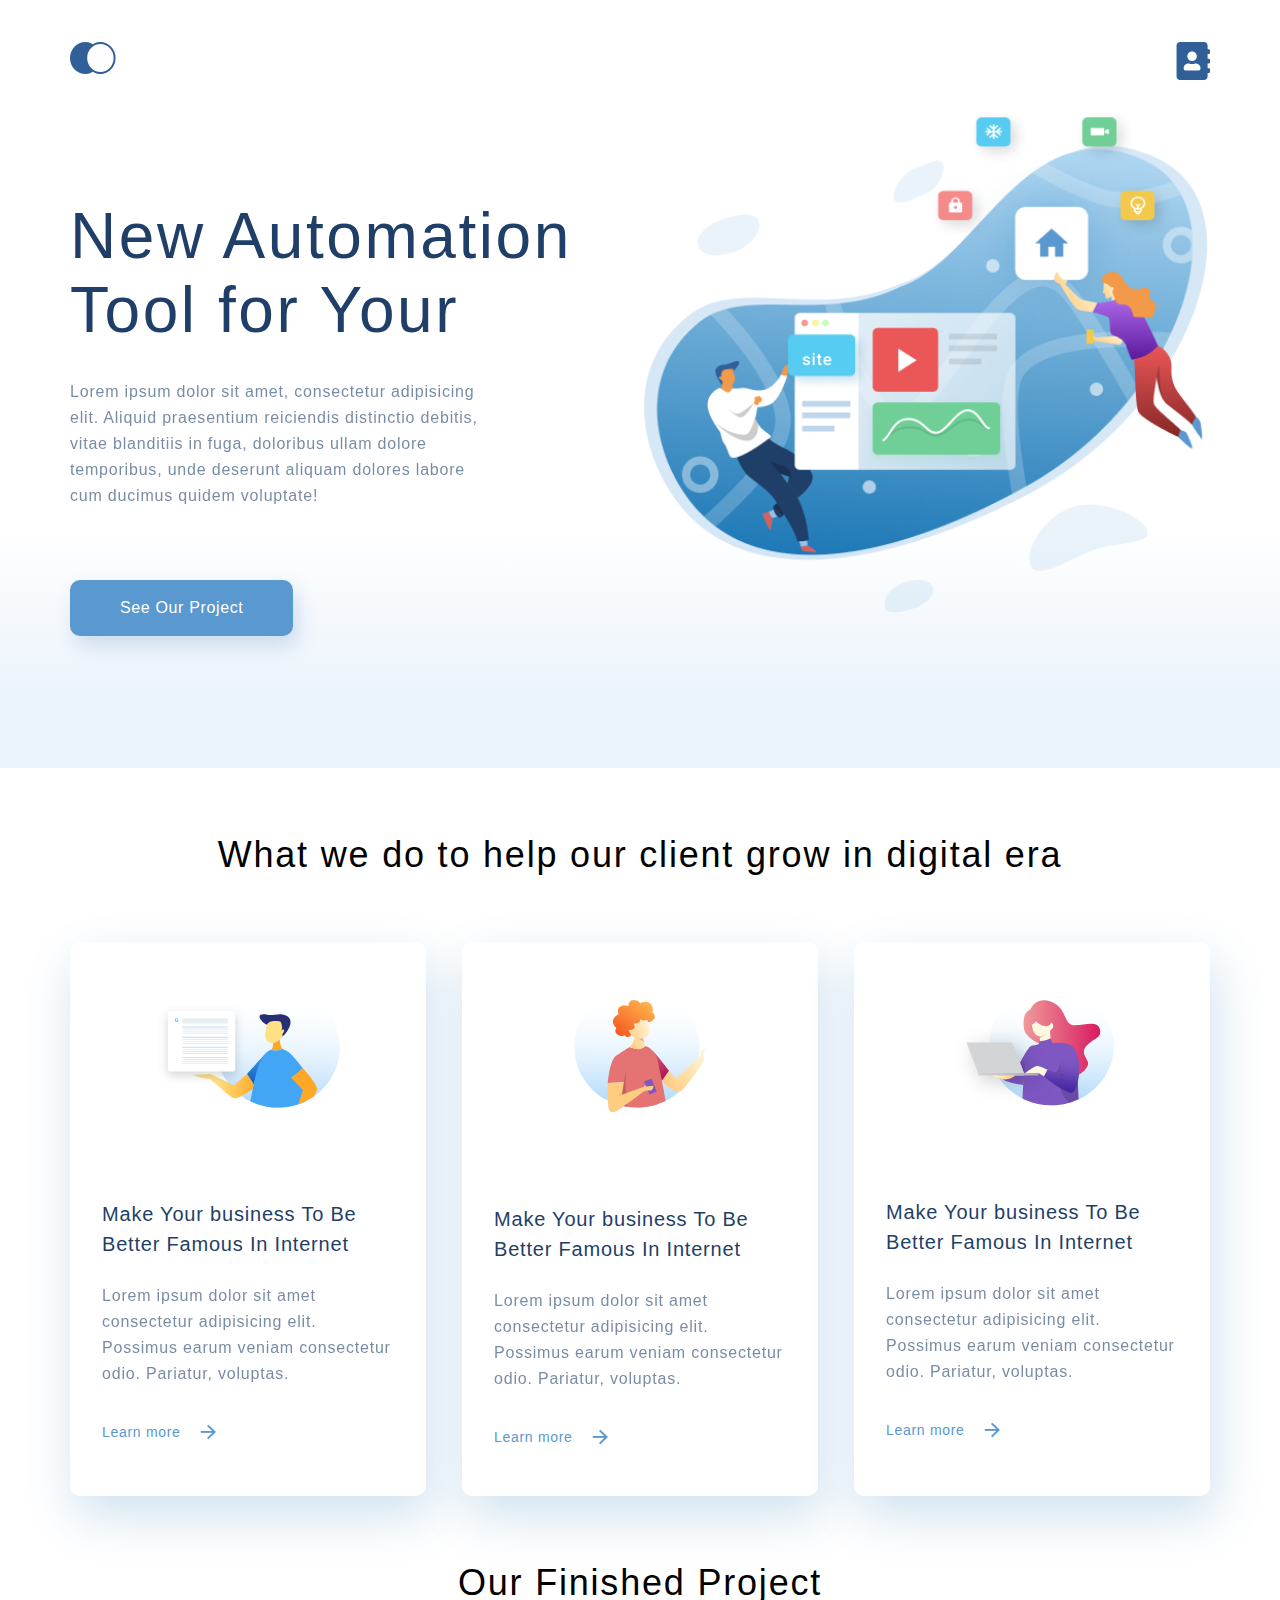
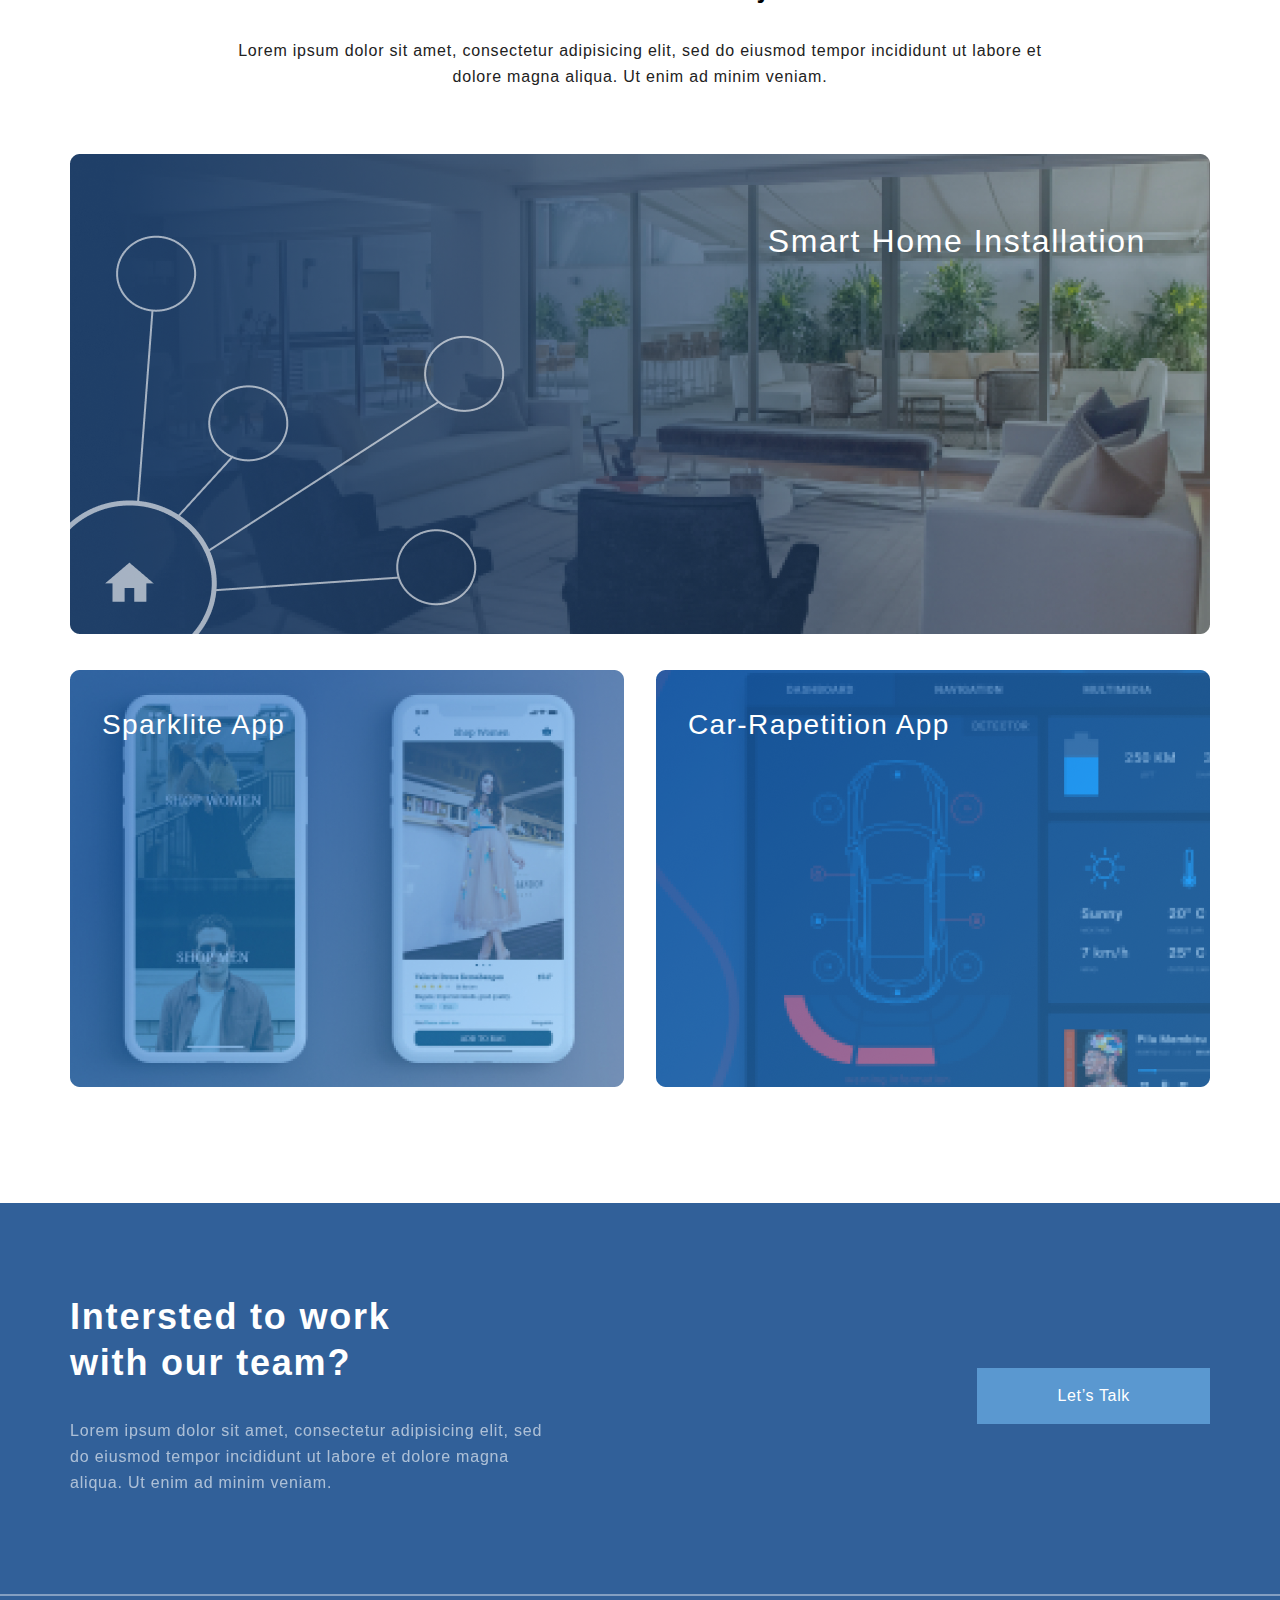
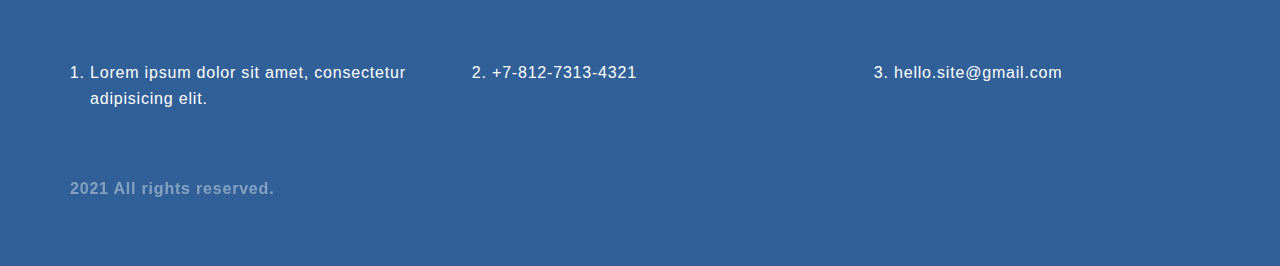
<file: index.html>
<!DOCTYPE html>
<html lang="en">

<head>
    <meta charset="UTF-8">
    <meta http-equiv="X-UA-Compatible" content="IE=edge">
    <meta name="viewport" content="width=device-width, initial-scale=1.0">
    <title>Document</title>
    <link rel="stylesheet" href="style.css">
</head>

<body>

    <div class="top_header">
        <div class="container top_box">
            <!--Первый блок-->
            <div>
                <ul class="menu">
                    <li><a href="index.html"><img src="img/logo.svg" alt="logo"></a></li>
                    <li><a href="contact.html"><img src="img/contacts.svg" alt="contacts"></a></li>
                </ul>
            </div>


            <div class="top_headerBlock">
                <!--Заголовок h1 с произвольным текстом-->
                <h1 class="top_heading">New Automation
                    Tool for Your</h1>
                <p class="text text1">Lorem ipsum dolor sit amet, consectetur adipisicing elit.
                    Aliquid praesentium reiciendis distinctio debitis,
                    vitae blanditiis in fuga, doloribus ullam dolore temporibus, unde deserunt aliquam dolores labore
                    cum ducimus quidem voluptate!</p>
                <a href="#" class="top_button">See Our Project</a>
            </div>
        </div>
    </div>



    <div class="content">
        <div class="container">
            <!--Второй блок-->
            <div class="contentHeading">
                <!--Заголовок второго блока-->
                <h3 class="heading3">What we do to help our client grow in digital era</h3>
            </div>

            <div class="columns">
                <!--Колонки второго блока-->
                <div class="column">
                    <!--Первая колонка второго блока-->
                    <img class="column_img" src="img/column_1.svg" alt="picture">
                    <h4 class="heading4">Make Your business To Be
                        Better Famous In Internet</h4>
                    <p class="text">Lorem ipsum dolor sit amet consectetur adipisicing elit. Possimus earum
                        veniam
                        consectetur odio. Pariatur, voluptas.</p>

                    <a class="column_link" href="#">
                        <div class="arrow_link">
                            Learn more
                        </div>
                    </a>

                </div>
                <div class="column">
                    <img class="column_img" src="img/column_2.svg" alt="picture">
                    <h4 class="heading4">Make Your business To Be
                        Better Famous In Internet</h4>
                    <p class="text">Lorem ipsum dolor sit amet consectetur adipisicing elit. Possimus earum
                        veniam
                        consectetur odio. Pariatur, voluptas.</p>
                    <a class="column_link" href="#">
                        <div class="arrow_link">
                            Learn more
                        </div>
                    </a>
                </div>
                <div class="column">
                    <img class="column_img" src="img/column_3.svg" alt="picture">
                    <h4 class="heading4">Make Your business To Be
                        Better Famous In Internet</h4>
                    <p class="text">Lorem ipsum dolor sit amet consectetur adipisicing elit. Possimus earum
                        veniam
                        consectetur odio. Pariatur, voluptas.</p>
                    <a class="column_link" href="#">
                        <div class="arrow_link">
                            Learn more
                        </div>
                    </a>
                </div>

            </div>
        </div>
    </div>

    <div class="middleSection">
        <div class="container">
            <!--Средняя секция-->
            <h3 class="heading3">Our Finished Project</h3>
            <p class="text text_middle">Lorem ipsum dolor sit amet, consectetur adipisicing elit, sed do eiusmod tempor
                incididunt ut labore et dolore magna
                aliqua. Ut enim ad minim veniam.</p>
            <div class="middle_item">
                <img class="middle_img" src="img/middle_1.png" alt="picture">
                <p class="middle_text">Smart Home Installation</p>
            </div>
            <div class="middle_parent">
                <div class="middle_item1">
                    <img class="middle_img" src="img/middle_2.png" alt="picture">
                    <p class="middleP_text">Sparklite App</p>
                </div>
                <div class="middle_item">
                    <img class="middle_img" src="img/middle_3.png" alt="picture">
                    <p class="middleP_text">Car-Rapetition App</p>
                </div>
            </div>
        </div>
    </div>

    <div class="footer">
        <div class="container">
            <div class="talk">

                <div class="interst">

                    <h3 class="headingFooter">Intersted to work
                        with our team?</h3>
                    <p class="text textFooter">Lorem ipsum dolor sit amet, consectetur adipisicing elit, sed do eiusmod
                        tempor incididunt ut labore et dolore magna
                        aliqua. Ut enim ad minim veniam.
                    </p>
                </div>
                <a href="#" class="bottom_button">Let’s Talk</a>
            </div>
        </div>


        <hr>


        <div class="container contacts">
            <ol class="listFooter">
                <li class="text text_list">Lorem ipsum dolor sit amet, consectetur adipisicing elit.</li>
                <li class="text text_list"><a href="#" class="hrefFooter">+7-812-7313-4321</a></li>
                <li class="text text_list"> <a href="#" class="hrefFooter"> hello.site@gmail.com</a></li>
            </ol>

            <div class="copyRight">

                <p class="text text_copyRight"><b>2021 All rights reserved.</b></p>
            </div>
        </div>
    </div>
    <!-- </div> -->


</body>

</html>
</file>
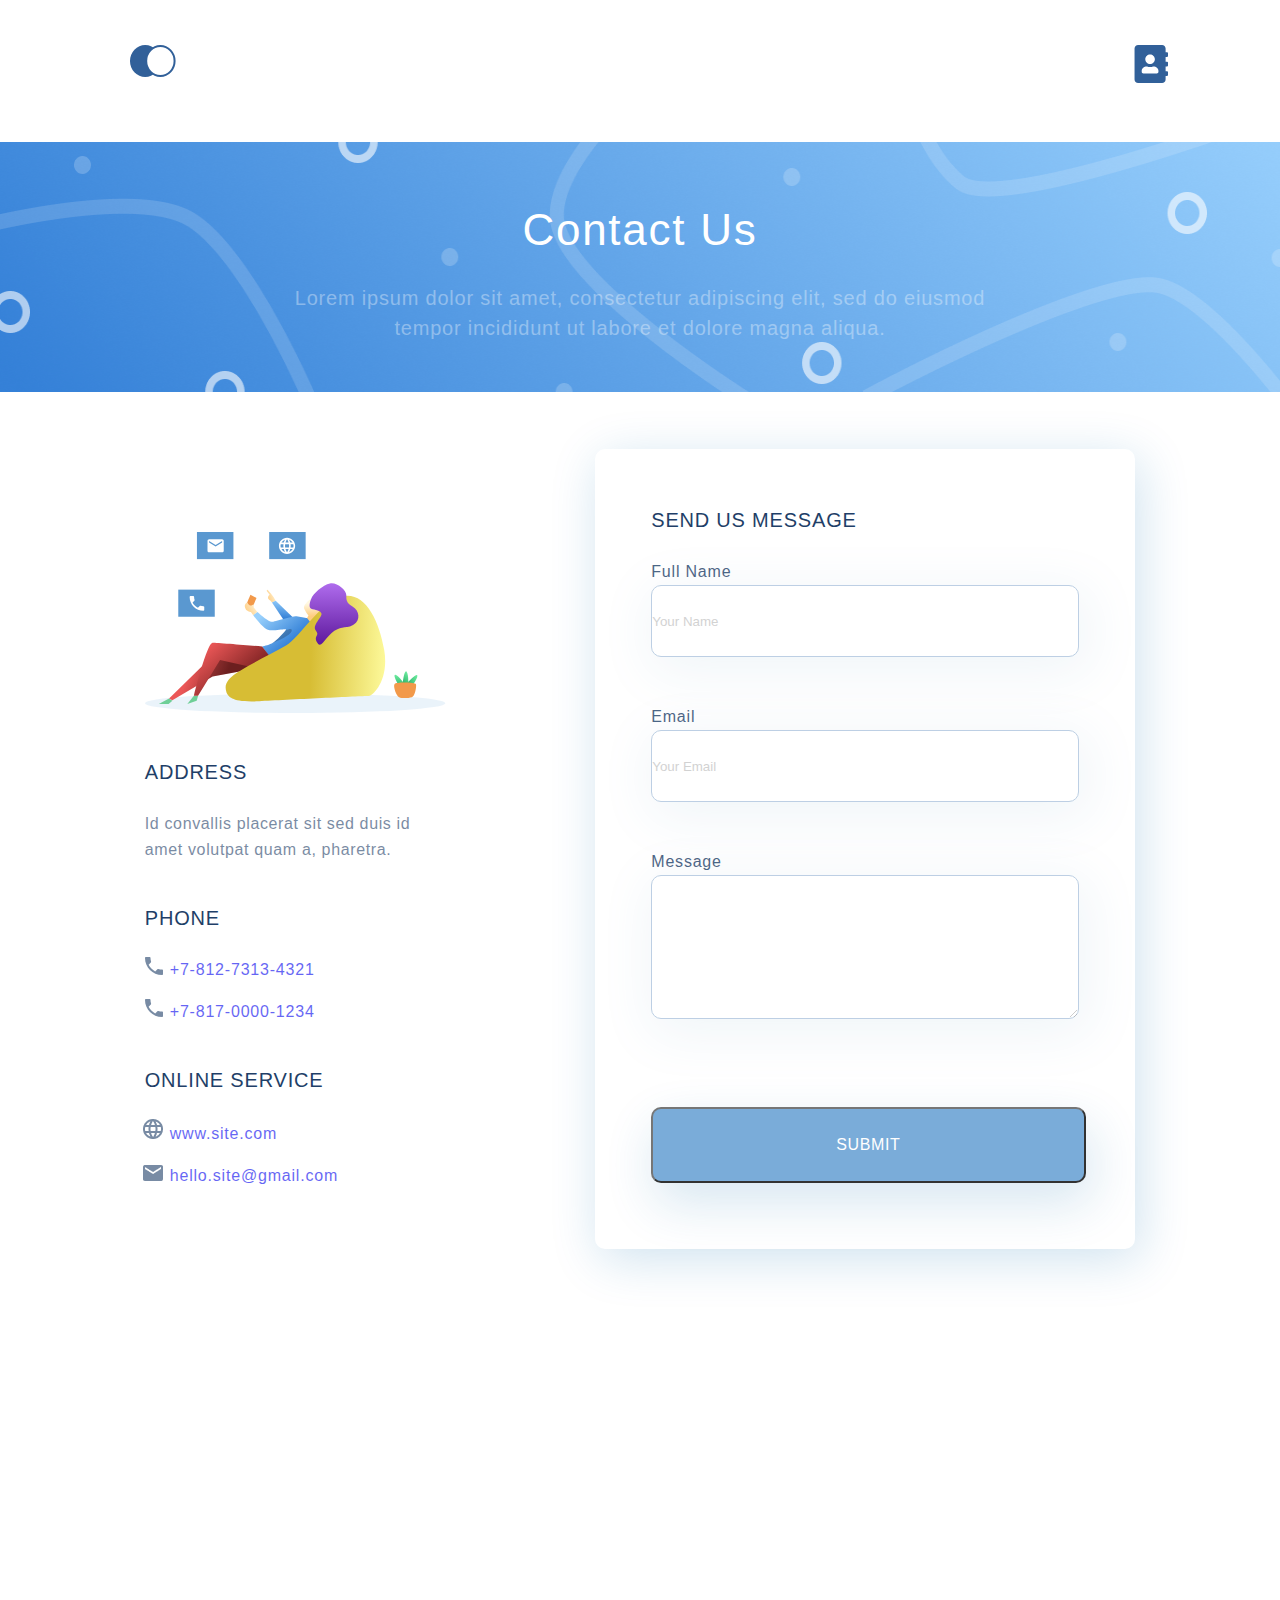
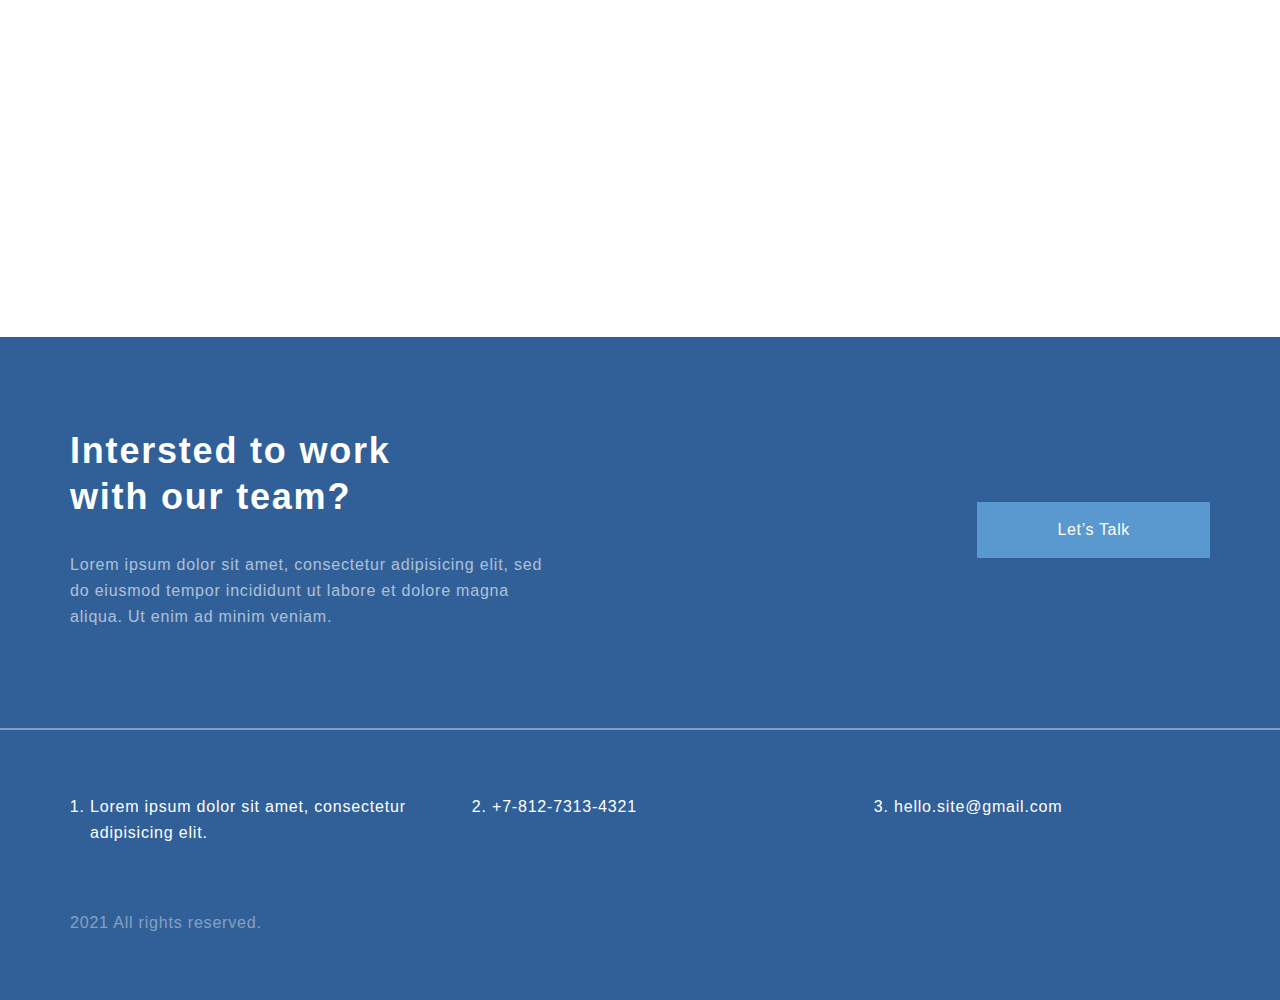
<file: contact.html>
<!DOCTYPE html>
<html lang="en">

<head>
    <meta charset="UTF-8">
    <meta http-equiv="X-UA-Compatible" content="IE=edge">
    <meta name="viewport" content="width=device-width, initial-scale=1.0">
    <title>Document</title>
    <link rel="stylesheet" href="style.css">
</head>

<body>
    <div class="cheader">

        <!--Меню-->
        <ul class="cmenu">
            <li><a id="top" href="index.html"><img src="img/logo.svg" alt="logo"></a></li>
            <li><a href="contact.html"><img src="img/contacts.svg" alt="picture"> </a></li>
        </ul>


        <div class="cheaderBlock">
            <!--Контакты-->
            <h2 class="heading2">Contact Us</h2>
            <p class="text ctext">Lorem ipsum dolor sit amet, consectetur adipiscing elit, sed do eiusmod tempor
                incididunt ut labore et dolore magna
                aliqua.</p>
        </div>

    </div>

    <div class="ccontent">
        <div class="container_contacts">
            <!--Основной блок-->
            <div class="contactField">
                <div class="ccontacts">
                    <!--Столбец контактов-->
                    <img src="img/contactIll.svg" alt="photo">
                    <h4 class="heading4 heading_adress">ADDRESS</h4>
                    <p class="text textContacts">Id convallis placerat sit sed duis id amet volutpat quam a, pharetra.
                    </p>
                    <h4 class="heading4 heading_phone">PHONE</h4>
                    <ul class="text textList_contacts">
                        <li class="phone_link">
                            <a href="#">+7-812-7313-4321</a>
                        </li>
                        <li class="phone_link">
                            <a href="#">+7-817-0000-1234</a>
                        </li>
                    </ul>
                    <h4 class="heading4">ONLINE SERVICE</h4>
                    <ul class="text site_email">
                        <li class="site">
                            <a href="#">www.site.com</a>
                        </li>
                        <li class="email">
                            <a href="#">hello.site@gmail.com</a>
                        </li>
                    </ul>
                </div>

                <div class="form">
                    <div class="form_container">
                        <h4 class="heading4 form_header">SEND US MESSAGE</h4>
                        <form class="text form_text" action="#">
                            Full Name <br> <input class="in in_input" type="text" placeholder="Your Name"><br>
                            Email <br> <input class="in in_input" type="email" placeholder="Your Email"><br>
                            Message <br>
                            <textarea class="in in_text" name="message" id="0" cols="30" rows="10"></textarea><br>
                            <button class="submit" type="submit">Submit</button>
                        </form><br>
                    </div>
                </div>
            </div>


            <div class="map">

                <script type="text/javascript" charset="utf-8" async
                    src="https://api-maps.yandex.ru/services/constructor/1.0/js/?um=constructor%3A0a7bd344bfa46d1a2caa6cd0fce1229c5763758556607f7cf61ba221a8d56978&amp;width=100%&amp;height=100%&amp;lang=ru_RU&amp;scroll=true"></script>
            </div>
        </div>
    </div>



    <div class=" footer footer_contacts">
        <div class="container">
            <div class="talk">

                <div class="interst">

                    <h3 class="headingFooter">Intersted to work
                        with our team?</h3>
                    <p class="text textFooter">Lorem ipsum dolor sit amet, consectetur adipisicing elit, sed do eiusmod
                        tempor incididunt ut labore et dolore magna
                        aliqua. Ut enim ad minim veniam.
                    </p>
                </div>
                <a href="#" class="bottom_button">Let’s Talk</a>
            </div>
        </div>


        <hr>


        <div class="container contacts">
            <ol class="listFooter">
                <li class="text text_list">Lorem ipsum dolor sit amet, consectetur adipisicing elit.</li>
                <li class="text text_list"><a href="#" class="hrefFooter">+7-812-7313-4321</a></li>
                <li class="text text_list"> <a href="#" class="hrefFooter"> hello.site@gmail.com</a></li>
            </ol>

            <div class="copyRight">

                <p class="text text_copyRight">2021 All rights reserved.</p>
            </div>
        </div>
    </div>

</body>

</html>
</file>
<file: style.css>
* {
margin: 0;
padding: 0;
}

a {
    text-decoration: none;
}

.container {
    max-width: 1140px;
    padding: 0 32px;
    margin: 0 auto; 
}

.top_header {
    min-height: 768px;
    background: linear-gradient(0deg, #EBF3FB 8.84%, rgba(152, 195, 232, 0) 31.12%);
}

.menu {
    list-style-type: none;
    display: flex;
    justify-content: space-between;
    padding-top: 42px;
}

.menu:hover {
    background-color: #fff;
}

.top_box {
    display: flex;
    flex-direction: column;
    height: 100%;
}

.top_headerBlock {
    padding-top: 115px;
    flex-grow: 1;
    background-image: url(img/illustration.png);
    background-repeat: no-repeat;
    background-position: right center;
    background-size: 50%;
}

.top_heading{
    width: 504px;
    font-weight: 300;
    font-size: 64px;
    line-height: 74px;
    letter-spacing: 0.04em;
    color: #1F3F68;
    margin-bottom: 32px;
}

.text1 {
    width: 425px;
}

.top_button {
    font-size: 16px;
    line-height: 26px;
    text-align: center;
    letter-spacing: 0.04em;
    color: #FFFFFF;
    background: #5A98D0;
    box-shadow: 5px 10px 20px rgba(53, 110, 173, 0.2);
    border-radius: 10px;
    padding: 15px 50px;
    margin-top: 71px;
    display: inline-block;
    text-decoration: none;
}

.top_button:hover {
    background: green;
}

.columns {
    display: flex;
    justify-content: space-between;
    padding-top: 64px;
    padding-bottom: 64px;
}

.column {
    width: 356px;
    padding: 44px 32px;
    box-sizing: border-box;
    background: #FFFFFF;
    box-shadow: 5px 20px 50px rgba(16, 112, 177, 0.2);
    border-radius: 10px;
    display: flex;
    flex-direction: column;
}

.column_img {
    align-self: center;
    margin-bottom: 51px;
}



.footer {
    background: #316099;
    margin-top: 112px;
}

.interst {
    width: 495px;
}

.headingFooter {
    width: 340px;
    font-size: 36px;
    line-height: 46px;
    letter-spacing: 0.05em;
    color: #FFFFFF;
    padding-top: 91px;
}

.listFooter {
    display: flex;
    justify-content: space-between;
    margin-left: 20px;
}

.hrefFooter {
    color: #FFFFFF;
}

.hrefFooter:hover {
    text-decoration: underline;
}


body {
    font-family: sans-serif;
}

.text {
    font-size: 16px;
    line-height: 26px;
    color: #1f3f68;
    letter-spacing: 0.05em;
    opacity: 0.6;
}

.textFooter {
    color: #FFFFFF;
    margin-top: 32px;
    margin-bottom: 96px;
}

.text_middle {
    text-align: center;
    letter-spacing: 0.05em;
    color: #222222;
    width: 75%;
    opacity: 1;
    margin: 32px auto 64px;
}

.middle_item {
    position: relative;
    flex-grow: 1;
}

.middle_item1 {
    margin-right: 32px;
    position: relative;
}

.middleP_text {
    position: absolute;
    top: 32px;
    left: 32px;
    font-size: 28px;
    line-height: 46px;
    letter-spacing: 0.05em;
    color: #FFFFFF
}

.middle_img {
    width: 100%;
}

.middle_text {
    font-size: 32px;
    line-height: 46px;
    text-align: right;
    letter-spacing: 0.05em;
    color: #FFFFFF;
    position: absolute;
    top: 64px;
    right: 64px;
}

.middle_parent {
    display: flex;
    justify-content: space-between;
    margin-top: 32px;
}

.heading{
    font-size: 64px;
    color: #1f3f68;
}

.heading2{
    font-weight: 500;
    font-size: 44px;
    text-align: center;
    line-height: 74px;
    letter-spacing: 0.04em;
    color: #FFFFFF;
    padding-top: 51px;
    padding-bottom: 16px;
}

.content {
    padding-top: 64px;
}

.heading3{
    font-size: 36px;
    text-align: center;
    font-weight: 300;
    line-height: 46px;
    letter-spacing: 0.05em;
    color: #000000;
    letter-spacing: 0.05em;
}

.heading4{
    font-size: 20px;
    line-height: 30px;
    color: #1f3f68;
    margin-bottom: 24px;
    margin-top: 40px;
    font-weight: 500;
    letter-spacing: 0.04em;
}

.talk {
    display: flex;
    justify-content: space-between;
}

.bottom_button {
    background: #5A98D0;
    font-size: 16px;
    line-height: 26px;
    text-align: center;
    letter-spacing: 0.04em;
    color: #FFFFFF;
    padding: 15px 80px;
    text-decoration: none;
    margin-top: 165px;
    margin-bottom: 170px;
    display: block;
}

.bottom_button:hover {
    background: green;
}

hr {
    opacity: 0.4;
    border: 1px solid #FFFFFF;
    width: 100%;
}

.contacts {
    margin-top: 64px;
}

.text_list {
    color: #FFFFFF;
    opacity: 1;
    width: 316px;
}

.text_copyRight {
    color: #FFFFFF;
    opacity: 0.4;
    margin-top: 64px;
    padding-bottom: 64px;
}

.arrow_link {
    background-image: url(img/arrow.png);
    background-repeat: no-repeat;
    background-position: 7em center;
}

.arrow_link:hover {
    background-color: #FFFFFF;
    background-position: left center;
    text-indent: 3em;
}

.column_link {
    font-size: 14px;
    line-height: 30px;
    letter-spacing: 0.05em;
    color: #5A98D0;
    text-decoration: none;
    margin-top: 30px;
}


.in {
    border: 1px solid #356ead;
    box-sizing: border-box;
    border-radius: 10px;
    opacity: 0.4;
    background: #FFFFFF;
    box-shadow: 5px 10px 50px rgba(16, 112, 177, 0.2);
    width: 100%;
}

.in_input {
    height: 72px;
    margin-bottom: 47px;
}

.in_text {
    height: 144px;
    margin-bottom: 80px;
}

.submit{
    background: #5a98d0;
    box-shadow: 5px 20px 50px rgba(16, 112, 177, 0.2);
    border-radius: 10px;
    font-weight: 500;
    font-size: 16px;
    line-height: 26px;
    text-align: center;
    color:#ffffff;
    text-transform: uppercase;
    letter-spacing: 0.04em;
    padding: 23px 183px;
    margin-bottom: 56px;
}

.submit:hover {
    background: darkgreen;
}

.cmenu {
    list-style-type: none;
    display: flex;
    justify-content: space-between;
    padding: 45px 112px 0 130px;
}

.cheaderBlock {
    background: linear-gradient(253.6deg, #98D0FC 2.46%, #3481D7 93.24%);
    background-image: url(img/contactImg.png);
    margin-top: 55px;
    background-repeat: no-repeat;
    background-size: 100% 100%;
}

.ctext{
    text-align: center;
    font-size: 20px;
    line-height: 30px;
    letter-spacing: 0.04em;
    color: rgba(255, 255, 255, 0.6);
    padding: 0 293px 49px 293px;
}

.container_contacts {
    max-width: 1140px;
    padding: 0 32px;
    margin: 0 auto; 
}

.textContacts {
    font-weight: 300;
    font-size: 16px;
    line-height: 26px;
    letter-spacing: 0.04em;
    color: #1F3F68;
    opacity: 0.6;
    width: 299px;
}

.ccontacts {
    padding-top: 140px;
}

.haeding_adress {
    margin-top: 17px;
    
}

.heading_phone {
    margin-top: 40px;
    margin-bottom: 24px;
}

.textList_contacts {
    list-style-image: url(img/phone.svg);
    padding-left: 25px;
}

.phone_link:hover {
    text-decoration: underline;
}

.site:hover {
    text-decoration: underline;
}

.email:hover {
    text-decoration: underline;
}

.phone_link {
    margin-bottom: 16px;
}

.site {
   list-style-image: url(img/site.png);
   padding-bottom: 16px;
}

.email {
    list-style-image: url(img/email.png);
    margin-bottom: 150px;
}

.site_email {
    padding-left: 25px;
}

.form {
    margin-top: 57px;
    background: #FFFFFF;
    box-shadow: 5px 10px 50px rgba(16, 112, 177, 0.2);
    border-radius: 10px;
    width: 540px;
    height: 800px;
    margin-bottom: 96px;
}

.form_header {
    margin-top: 56px;
}

.form_container {
    padding: 0 56px;
}

.form_text {
    opacity: 0.8;
}

.map {
    width: 940px; 
    height: 480px;
    margin: 0 auto; 
}

 .contactField{
    display: flex;
    justify-content: space-around;
}

.ctextf {
   padding-left: 250px; 
}

.clistf {
    list-style-type: none;
    display: flex;
    justify-content: space-around;
}
 
.ccopyRight {
    padding-left: 250px;
}

@media (max-width: 1024px) {
    .container {
        padding-left: 32px;
        padding-right: 32px;
    }

    .top_headerBlock {
        background-position: right 280px;
        /* background-size: 50%; */
        height: 768px;
    }

    .columns {
        flex-direction: column;
        align-items: center;
    }

    .column {
        margin-bottom: 32px;
    }

    .headingFooter {
        padding-top: 47px;
        
    }

    .interst {
        padding-left: 16%;
        width: 336px;
    }

    .bottom_button {
        margin-right: 10%;
        padding: 3px 19px;
    } 

    .listFooter {
        flex-direction: column;
    }

    .text_list {
        margin-bottom: 25px;
        margin-left: 125px;
        width: auto;
    }

    .text_copyRight {
        margin-top: 64px;
        margin-left: 125px;
    }

    .cmenu {
        padding-top: 27px;
        padding-left: 30px;
        padding-right: 30px;
    }

    .cheaderBlock {
        margin-top: 49px;
    }

    .ctext {
       padding-left: 22%;
       padding-right: 22%;
    }

    .container_contacts {
        padding: 0;
    }

    .contactField {
        display: flex;
        flex-direction: column;
        align-items: center;
    }

    .ccontacts {
        padding-top: 64px;
    }

    .email {
        margin-bottom: 64px;
    }

    .form {
        margin-top: 0;
        width: 520px;
        height: 780px;
        margin-bottom: 64px;
    }

    .footer_contacts {
        margin-top: 64px;
    }

    .map {
        align-self: center;
        width: 100vw;
        height: 392px;
    }
}

@media (max-width: 667px) {
    .top_header {
        min-height: 376px;
        box-sizing: border-box;
    }

    .top_headerBlock {
        height: auto;
        padding-top: 24px;
        display: flex;
        flex-direction: column;
        align-items: center;
        background-image: none;
    }

    .top_heading {
        font-size: 32px;
        line-height: 37px;
        text-align: center;
        width: 100%;
        margin-bottom: 12px;
        margin-top: 36px;
    }

    .text1 {
        width: 100%;
        text-align: center;
    }

    .top_button {
        font-size: 12px;
        padding: 4px 8px;
        margin-top: 32px;
        margin-bottom: 41px;
    }

    .middle_text {
        font-size: 16px;
        line-height: 19px;
        top: 16px;
        right: 16px;
    }

    .middle_parent {
        flex-direction: column;
        margin-top: 16px;
    }

    .middle_item1 {
        margin-bottom: 16px;
        margin-right: 0px;
    }

    .middleP_text {
        font-size: 16px;
        line-height: 19px;
    }

    .footer {
        margin-top: 64px;
    }

    .headingFooter {
        font-size: 24px;
        line-height: 28px;
        padding-top: 18px;
        text-align: center;
        width: 100%;
    }

    .talk {
        flex-direction: column;
        align-items: center;
    }

    .interst {
        width: 100%;
        padding: 0;
    }

    .textFooter {
        text-align: center;
        margin-bottom: 40px;
    }

    .bottom_button {
        margin: 0 0 41px 0;
        max-width: 133px;
        
    }

    .contacts {
        margin-top: 32px;
    }

    .listFooter {
        flex-direction: column;
    }

    .text_list {
        margin-bottom: 17px;
        margin-left: 0;
    }

    .text_copyRight {
        margin-left: 0;
        margin-top: 37px;
        padding-bottom: 32px;
        text-align: center;
    }

    .cmenu {
        padding-top: 18px;
        padding-left: 16px;
        padding-right: 16px;
    }

    .cheaderBlock {
        margin-top: 33px;
    }

    .heading2 {
        font-size: 24px;
        line-height: 28px;
        padding-top: 48px;
        padding-bottom: 32px;
    }

    .ctext {
        font-size: 16px;
        line-height: 30px;
        padding: 0 5% 61px 5%;
    }

    .ccontacts {
        padding-top: 46px;
    }

    .heading4 {
        margin-top: 32px;
    }

    .email {
        margin-bottom: 32px;
    }

    .form {
        margin-top: 0;
        width: 342px;
        height: 514px;
        margin-bottom: 32px;
    }

    .form_container {
        padding: 0 35px;
    }

    .form_header {
        margin-top: 25px;
        margin-bottom: 25px;
        font-size: 16px;
        line-height: 30px;
    }

    .in_input {
        height: 46px;
        margin-bottom: 20px;
    }

    .in_text {
        height: 92px;
        margin-bottom: 35px;
    }

    .submit {
        padding: 12px 108px;
    }

    .map {
        width: 100vw;
        height: 349px;
    }

}
</file>
